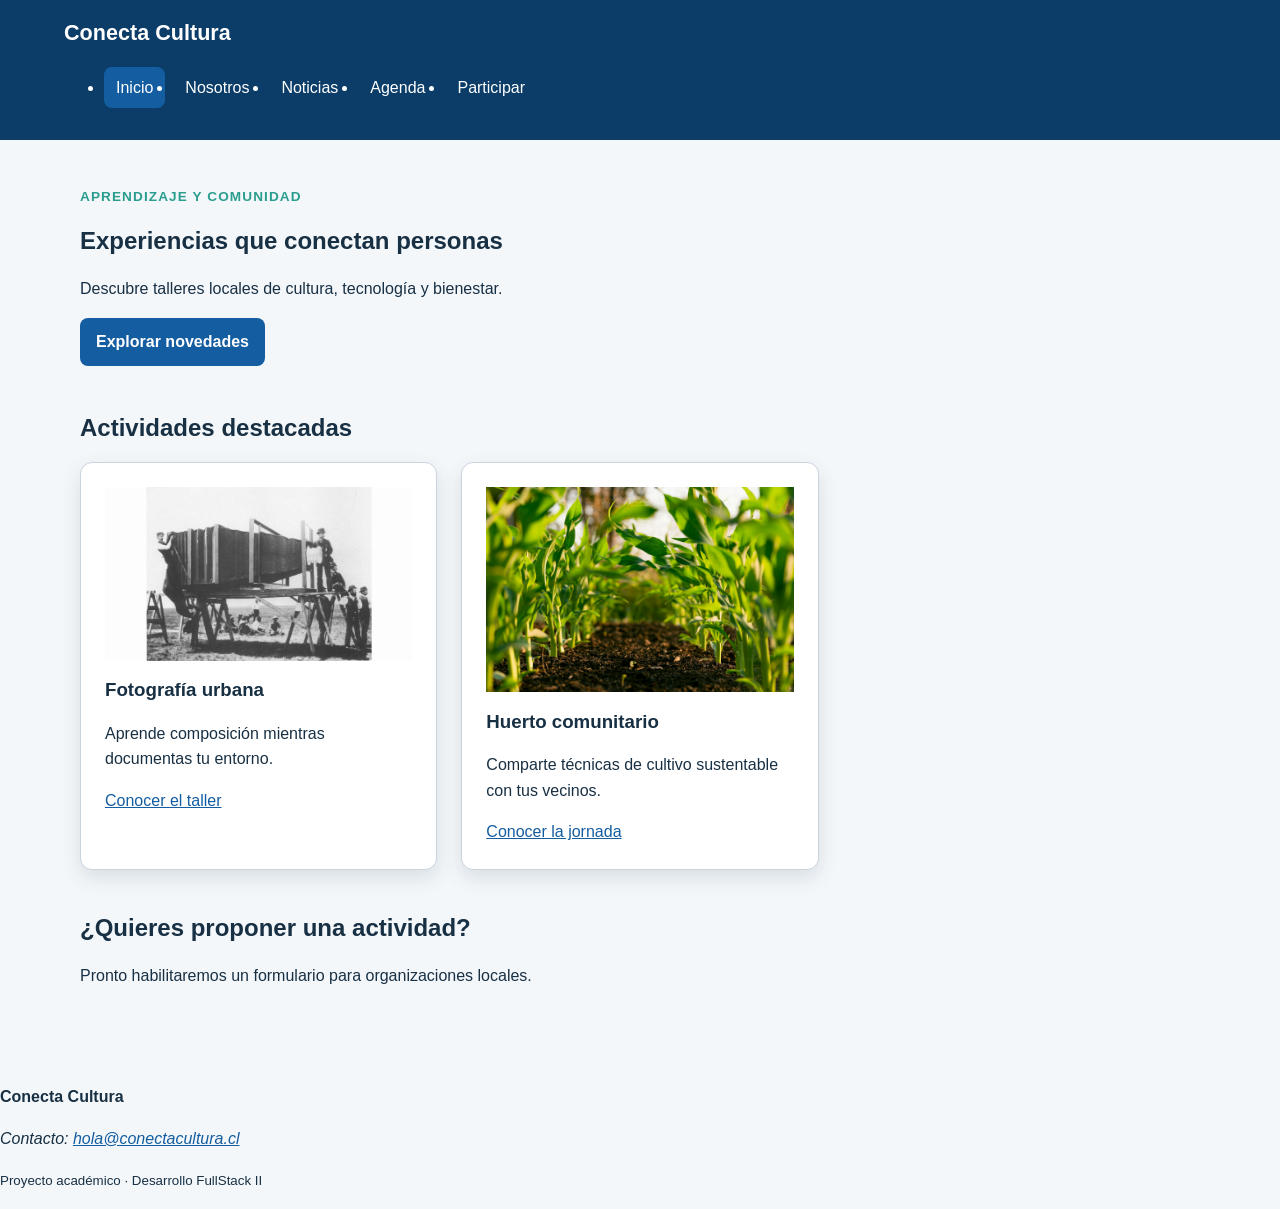
<file: index.html>
<!DOCTYPE html>
<html lang="es">

<head>
    <meta charset="UTF-8">
    <meta name="viewport" content="width=device-width, initial-scale=1.0">
    <meta name="description" content="Talleres y actividades de Conecta Cultura">
    <title>Inicio | Conecta Cultura</title>
    <link rel="stylesheet" href="assets/css/estilos.css">
</head>

<body>
    <a class="salto-contenido" href="#contenido-principal">Ir al contenido</a>
    <header class="cabecera-sitio">
        <a class="marca" href="index.html">Conecta Cultura</a>
        <nav aria-label="Navegación principal">
            <ul class="menu">
                <li><a href="index.html" aria-current="page">Inicio</a></li>
                <li><a href="nosotros.html">Nosotros</a></li>
                <li><a href="noticias.html">Noticias</a></li>
                <li><a href="agenda.html">Agenda</a></li>
                <li><a href="participar.html">Participar</a></li>
            </ul>
        </nav>
    </header>

    <main id="contenido-principal">
        <section class="presentacion">
            <p class="etiqueta">Aprendizaje y comunidad</p>
            <h1>Experiencias que conectan personas</h1>
            <p>Descubre talleres locales de cultura, tecnología y bienestar.</p>
            <a class="boton" href="noticias.html">Explorar novedades</a>
        </section>

        <section aria-labelledby="titulo-actividades">
            <h2 id="titulo-actividades">Actividades destacadas</h2>
            <div class="grilla-tarjetas">
                <article class="tarjeta">
                    <img src="assets/img/fotografia.jpg" alt="Participantes fotografiando edificios del barrio">
                    <h3>Fotografía urbana</h3>
                    <p>Aprende composición mientras documentas tu entorno.</p>
                    <a href="noticia-detalle-1.html">Conocer el taller</a>
                </article>
                <article class="tarjeta">
                    <img src="assets/img/huerto.jpg" alt="Manos plantando una hierba en un huerto comunitario">
                    <h3>Huerto comunitario</h3>
                    <p>Comparte técnicas de cultivo sustentable con tus vecinos.</p>
                    <a href="noticia-detalle-2.html">Conocer la jornada</a>
                </article>
            </div>
        </section>

        <aside class="aviso" aria-labelledby="titulo-aviso">
            <h2 id="titulo-aviso">¿Quieres proponer una actividad?</h2>
            <p>Pronto habilitaremos un formulario para organizaciones locales.</p>
        </aside>
    </main>

    <footer class="pie-sitio">
        <p><strong>Conecta Cultura</strong></p>
        <address>Contacto: <a href="mailto:hola@conectacultura.cl">hola@conectacultura.cl</a></address>
        <p><small>Proyecto académico · Desarrollo FullStack II</small></p>
    </footer>
    <script src="assets/js/app.js"></script>
</body>

</html>
</file>
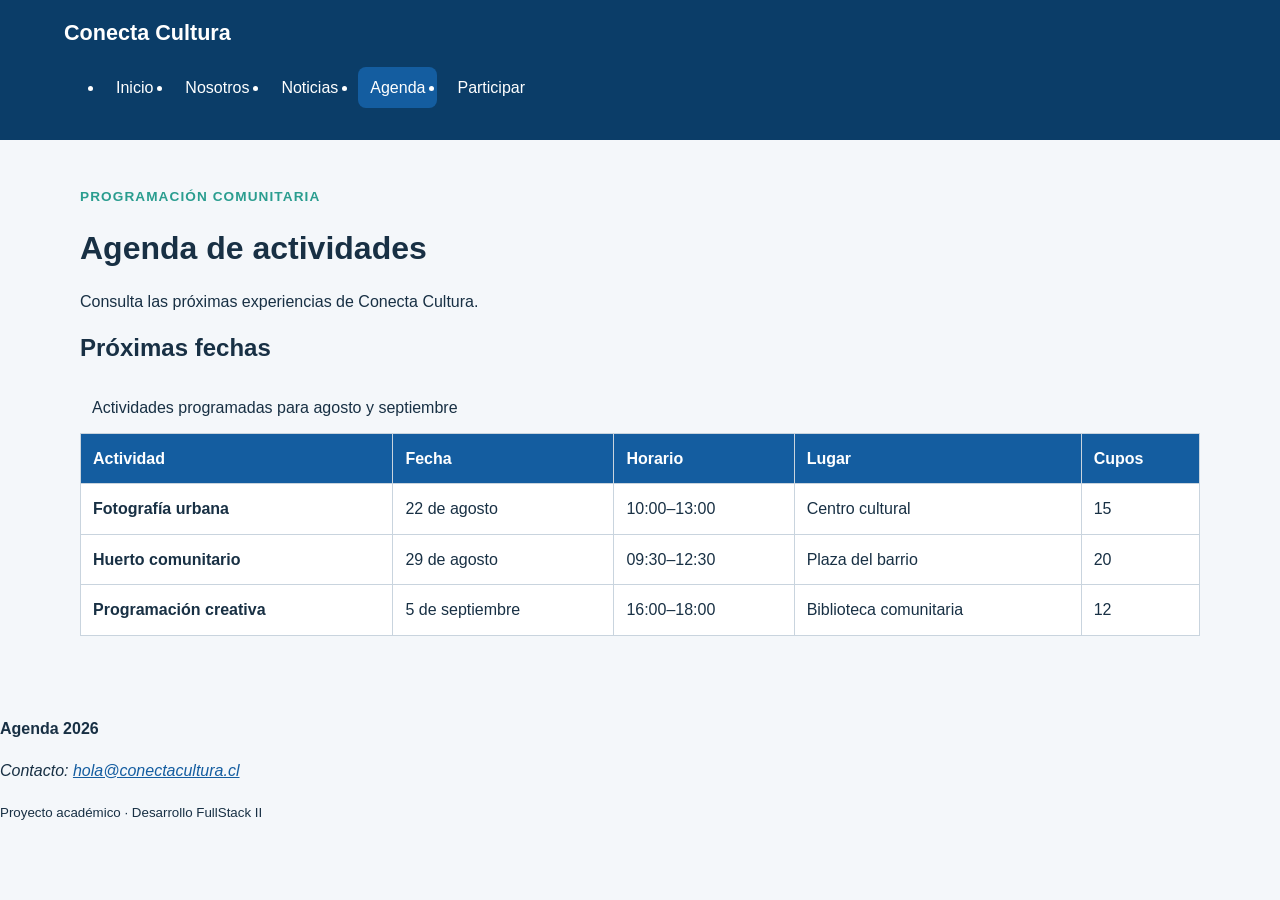
<file: agenda.html>
<!DOCTYPE html>
<html lang="es">

<head>
    <meta charset="UTF-8">
    <meta name="viewport" content="width=device-width, initial-scale=1.0">
    <meta name="description" content="Talleres y actividades de Conecta Cultura">
    <title>Agenda | Conecta Cultura</title>
    <link rel="stylesheet" href="assets/css/estilos.css">
</head>

<body>
    <a class="salto-contenido" href="#contenido-principal">Ir al contenido</a>
    <header class="cabecera-sitio">
        <a class="marca" href="index.html">Conecta Cultura</a>
        <nav aria-label="Navegación principal">
            <ul class="menu">
                <li><a href="index.html">Inicio</a></li>
                <li><a href="nosotros.html">Nosotros</a></li>
                <li><a href="noticias.html">Noticias</a></li>
                <li><a href="Agenda.html" aria-current="page">Agenda</a></li>
                <li><a href="participar.html">Participar</a></li>
            </ul>
        </nav>
    </header>

    <main id="contenido-principal">
        <header class="encabezado-pagina">
            <p class="etiqueta">Programación comunitaria</p>
            <h1>Agenda de actividades</h1>
            <p>Consulta las próximas experiencias de Conecta Cultura.</p>
        </header>
        <section aria-labelledby="titulo-agenda">
            <h2 id="titulo-agenda">Próximas fechas</h2>
            <div class="tabla-contenedor" tabindex="0" aria-label="Agenda desplazable horizontalmente">
                <table>
                    <caption>Actividades programadas para agosto y septiembre</caption>
                    <thead>
                        <tr>
                            <th scope="col">Actividad</th>
                            <th scope="col">Fecha</th>
                            <th scope="col">Horario</th>
                            <th scope="col">Lugar</th>
                            <th scope="col">Cupos</th>
                        </tr>
                    </thead>
                    <tbody>
                        <tr>
                            <th scope="row">Fotografía urbana</th>
                            <td><time datetime="2026-08-22">22 de agosto</time></td>
                            <td><time datetime="10:00">10:00</time>–13:00</td>
                            <td>Centro cultural</td>
                            <td>15</td>
                        </tr>
                        <tr>
                            <th scope="row">Huerto comunitario</th>
                            <td><time datetime="2026-08-29">29 de agosto</time></td>
                            <td><time datetime="09:30">09:30</time>–12:30</td>
                            <td>Plaza del barrio</td>
                            <td>20</td>
                        </tr>
                        <tr>
                            <th scope="row">Programación creativa</th>
                            <td><time datetime="2026-09-05">5 de septiembre</time></td>
                            <td><time datetime="16:00">16:00</time>–18:00</td>
                            <td>Biblioteca comunitaria</td>
                            <td>12</td>
                        </tr>
                    </tbody>
                </table>
            </div>
        </section>
    </main>

    <footer class="pie-sitio">
        <p><strong>Agenda 2026</strong></p>
        <address>Contacto: <a href="mailto:hola@conectacultura.cl">hola@conectacultura.cl</a></address>
        <p><small>Proyecto académico · Desarrollo FullStack II</small></p>
    </footer>
    <script src="assets/js/app.js"></script>
</body>

</html>
</file>
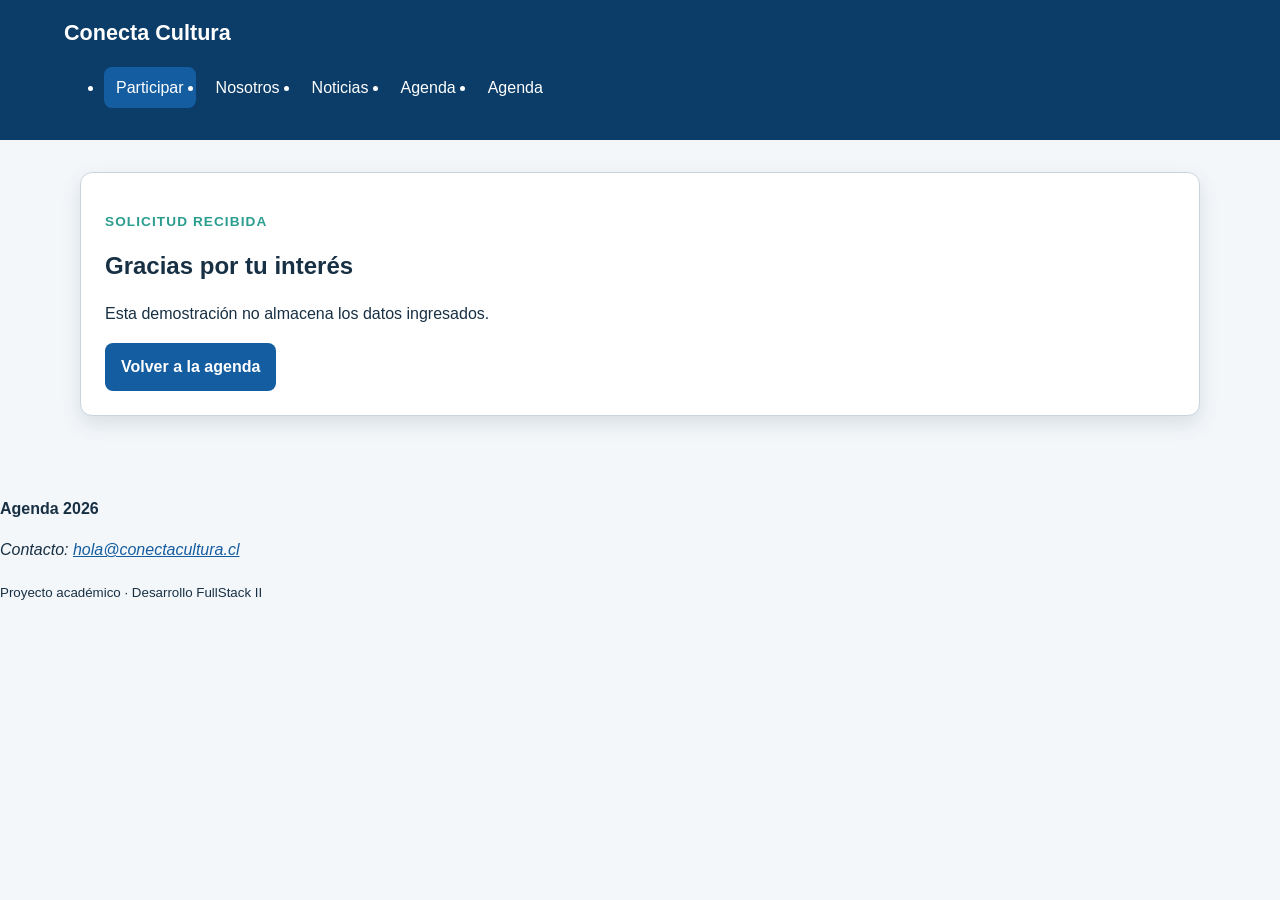
<file: confirmacion.html>
<!DOCTYPE html>
<html lang="es">

<head>
    <meta charset="UTF-8">
    <meta name="viewport" content="width=device-width, initial-scale=1.0">
    <meta name="description" content="Talleres y actividades de Conecta Cultura">
    <title>Inicio | Agenda 2026</title>
    <link rel="stylesheet" href="assets/css/estilos.css">
</head>

<body>
    <a class="salto-contenido" href="#contenido-principal">Ir al contenido</a>
    <header class="cabecera-sitio">
        <a class="marca" href="index.html">Conecta Cultura</a>
        <nav aria-label="Navegación principal">
            <ul class="menu">
                <li><a href="index.html" aria-current="page">Participar</a></li>
                <li><a href="nosotros.html">Nosotros</a></li>
                <li><a href="noticias.html">Noticias</a></li>
                <li><a href="agenda.html">Agenda</a></li>
                <li><a href="participar.html">Agenda</a></li>
            </ul>
        </nav>
    </header>

    <main id="contenido-principal">
        <section class="mensaje-confirmacion">
            <p class="etiqueta">Solicitud recibida</p>
            <h1>Gracias por tu interés</h1>
            <p>Esta demostración no almacena los datos ingresados.</p>
            <a class="boton" href="agenda.html">Volver a la agenda</a>
        </section>
    </main>

    <footer class="pie-sitio">
        <p><strong>Agenda 2026</strong></p>
        <address>Contacto: <a href="mailto:hola@conectacultura.cl">hola@conectacultura.cl</a></address>
        <p><small>Proyecto académico · Desarrollo FullStack II</small></p>
    </footer>
    <script src="assets/js/app.js"></script>
</body>

</html>
</file>
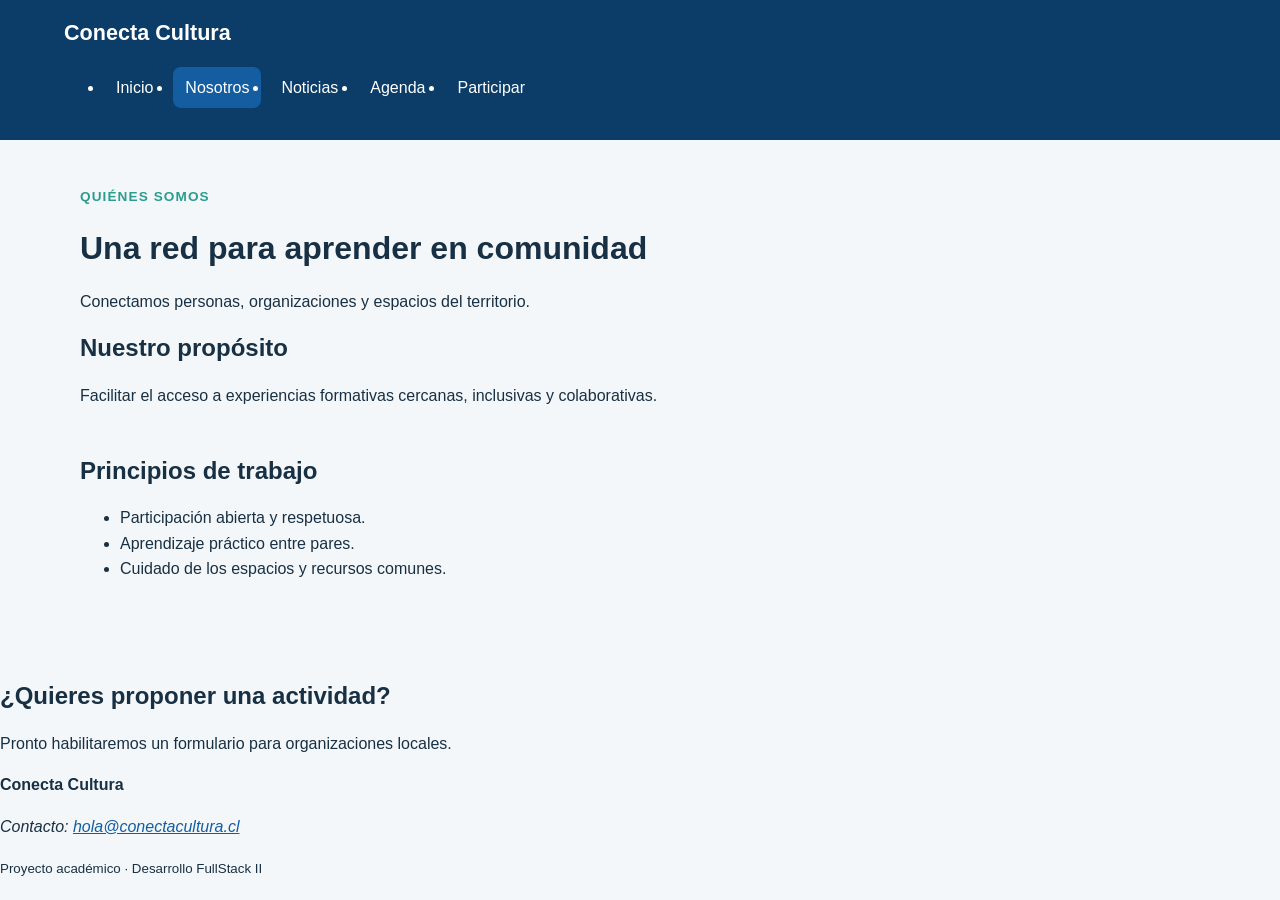
<file: nosotros.html>
<!DOCTYPE html>
<html lang="es">

<head>
    <meta charset="UTF-8">
    <meta name="viewport" content="width=device-width, initial-scale=1.0">
    <meta name="description" content="Talleres y actividades de Conecta Cultura">
    <title>Inicio | Conecta Cultura</title>
    <link rel="stylesheet" href="assets/css/estilos.css">
</head>

<body>
    <a class="salto-contenido" href="#contenido-principal">Ir al contenido</a>
    <header class="cabecera-sitio">
        <a class="marca" href="index.html">Conecta Cultura</a>
        <nav aria-label="Navegación principal">
            <ul class="menu">
                <li><a href="index.html">Inicio</a></li>
                <li><a href="nosotros.html" aria-current="page">Nosotros</a></li>
                <li><a href="noticias.html">Noticias</a></li>
                <li><a href="agenda.html">Agenda</a></li>
                <li><a href="participar.html">Participar</a></li>

            </ul>
        </nav>
    </header>

    <main id="contenido-principal">
        <header class="encabezado-pagina">
            <p class="etiqueta">Quiénes somos</p>
            <h1>Una red para aprender en comunidad</h1>
            <p>Conectamos personas, organizaciones y espacios del territorio.</p>
        </header>

        <section aria-labelledby="titulo-proposito">
            <h2 id="titulo-proposito">Nuestro propósito</h2>
            <p>Facilitar el acceso a experiencias formativas cercanas,
                inclusivas y colaborativas.</p>
        </section>

        <section aria-labelledby="titulo-principios">
            <h2 id="titulo-principios">Principios de trabajo</h2>
            <ul>
                <li>Participación abierta y respetuosa.</li>
                <li>Aprendizaje práctico entre pares.</li>
                <li>Cuidado de los espacios y recursos comunes.</li>
            </ul>
        </section>
    </main>


    <aside class="aviso" aria-labelledby="titulo-aviso">
        <h2 id="titulo-aviso">¿Quieres proponer una actividad?</h2>
        <p>Pronto habilitaremos un formulario para organizaciones locales.</p>
    </aside>
    </main>

    <footer class="pie-sitio">
        <p><strong>Conecta Cultura</strong></p>
        <address>Contacto: <a href="mailto:hola@conectacultura.cl">hola@conectacultura.cl</a></address>
        <p><small>Proyecto académico · Desarrollo FullStack II</small></p>
    </footer>
    <script src="assets/js/app.js"></script>
</body>

</html>
</file>
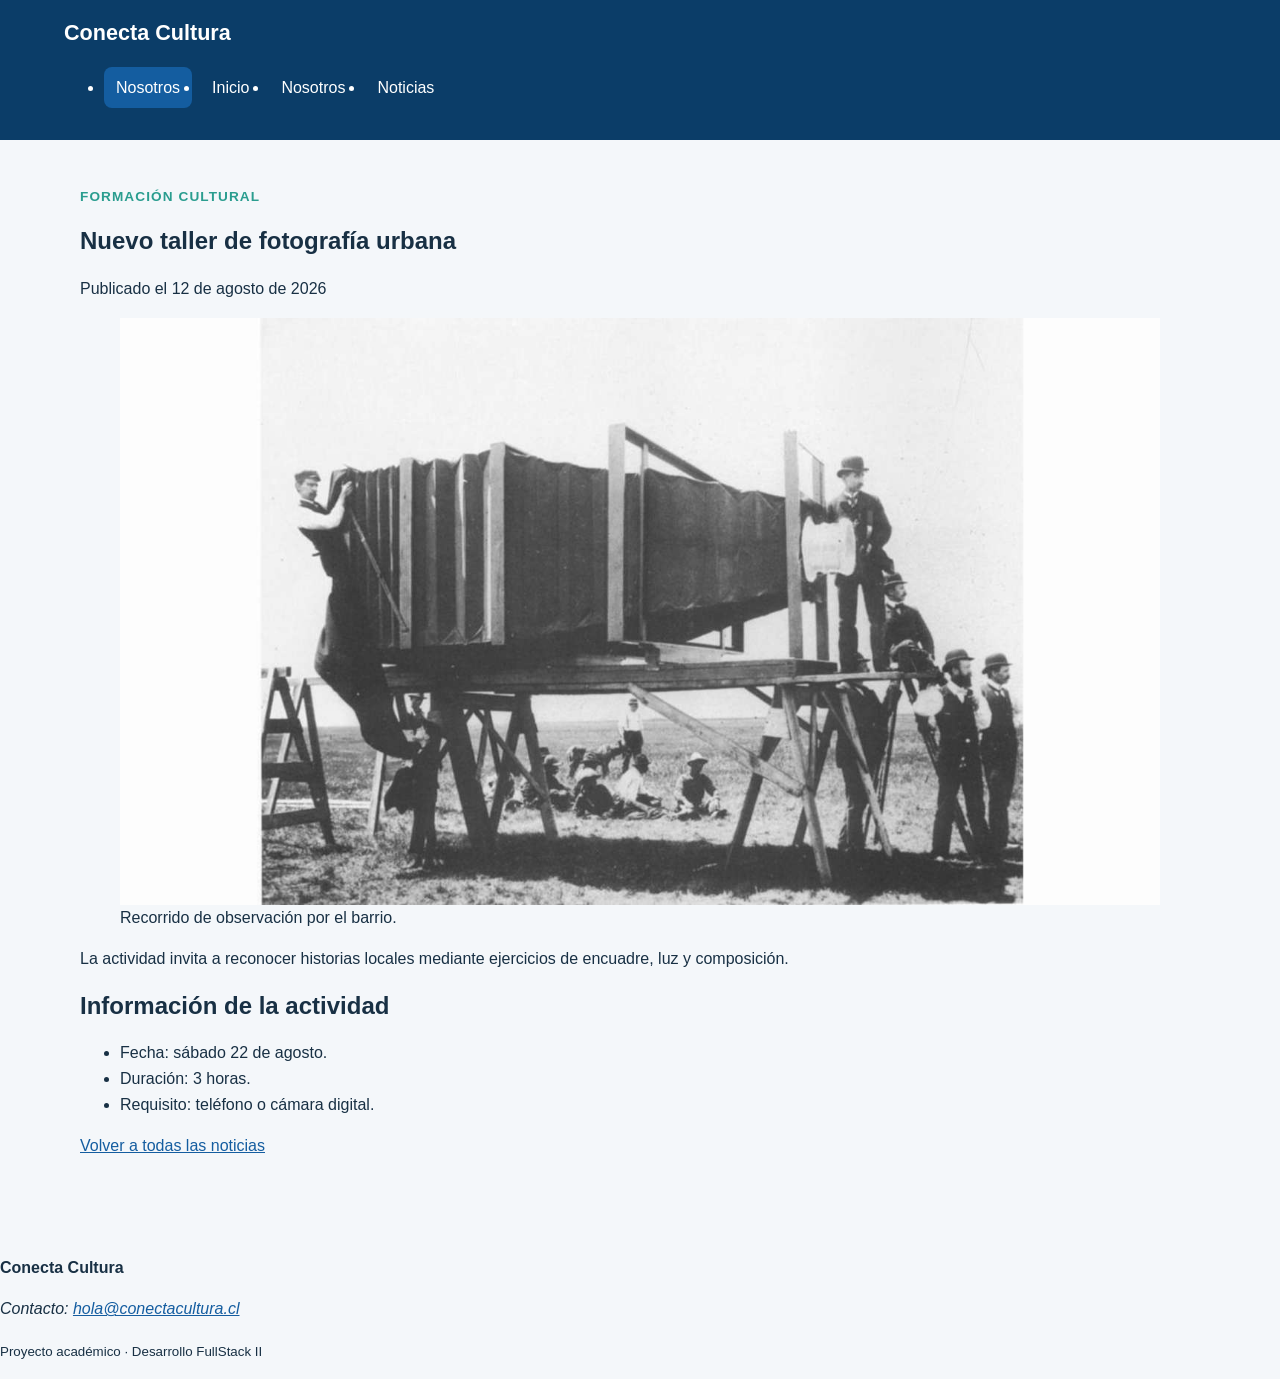
<file: noticia-detalle-1.html>
<!DOCTYPE html>
<html lang="es">

<head>
  <meta charset="UTF-8">
  <meta name="viewport" content="width=device-width, initial-scale=1.0">
  <meta name="description" content="Talleres y actividades de Conecta Cultura">
  <title>Inicio | Conecta Cultura</title>
  <link rel="stylesheet" href="assets/css/estilos.css">
</head>

<body>
  <a class="salto-contenido" href="#contenido-principal">Ir al contenido</a>
  <header class="cabecera-sitio">
    <a class="marca" href="index.html">Conecta Cultura</a>
    <nav aria-label="Navegación principal">
      <ul class="menu">
        <li><a href="index.html" aria-current="page">Nosotros</a></li>
        <li><a href="index.html">Inicio</a></li>
        <li><a href="nosotros.html">Nosotros</a></li>
        <li><a href="noticias.html">Noticias</a></li>
      </ul>
    </nav>
  </header>

  <main id="contenido-principal">
    <article class="noticia-completa">
      <header>
        <p class="etiqueta">Formación cultural</p>
        <h1>Nuevo taller de fotografía urbana</h1>
        <p>Publicado el <time datetime="2026-08-12">12 de agosto de 2026</time></p>
      </header>

      <figure>
        <img src="assets/img/fotografia.jpg" alt="Grupo observando edificios durante una salida fotográfica">
        <figcaption>Recorrido de observación por el barrio.</figcaption>
      </figure>

      <p>La actividad invita a reconocer historias locales mediante
        ejercicios de encuadre, luz y composición.</p>
      <h2>Información de la actividad</h2>
      <ul>
        <li>Fecha: sábado 22 de agosto.</li>
        <li>Duración: 3 horas.</li>
        <li>Requisito: teléfono o cámara digital.</li>
      </ul>
      <p><a href="noticias.html">Volver a todas las noticias</a></p>
    </article>
  </main>


  <footer class="pie-sitio">
    <p><strong>Conecta Cultura</strong></p>
    <address>Contacto: <a href="mailto:hola@conectacultura.cl">hola@conectacultura.cl</a></address>
    <p><small>Proyecto académico · Desarrollo FullStack II</small></p>
  </footer>
  <script src="assets/js/app.js"></script>
</body>

</html>
</file>
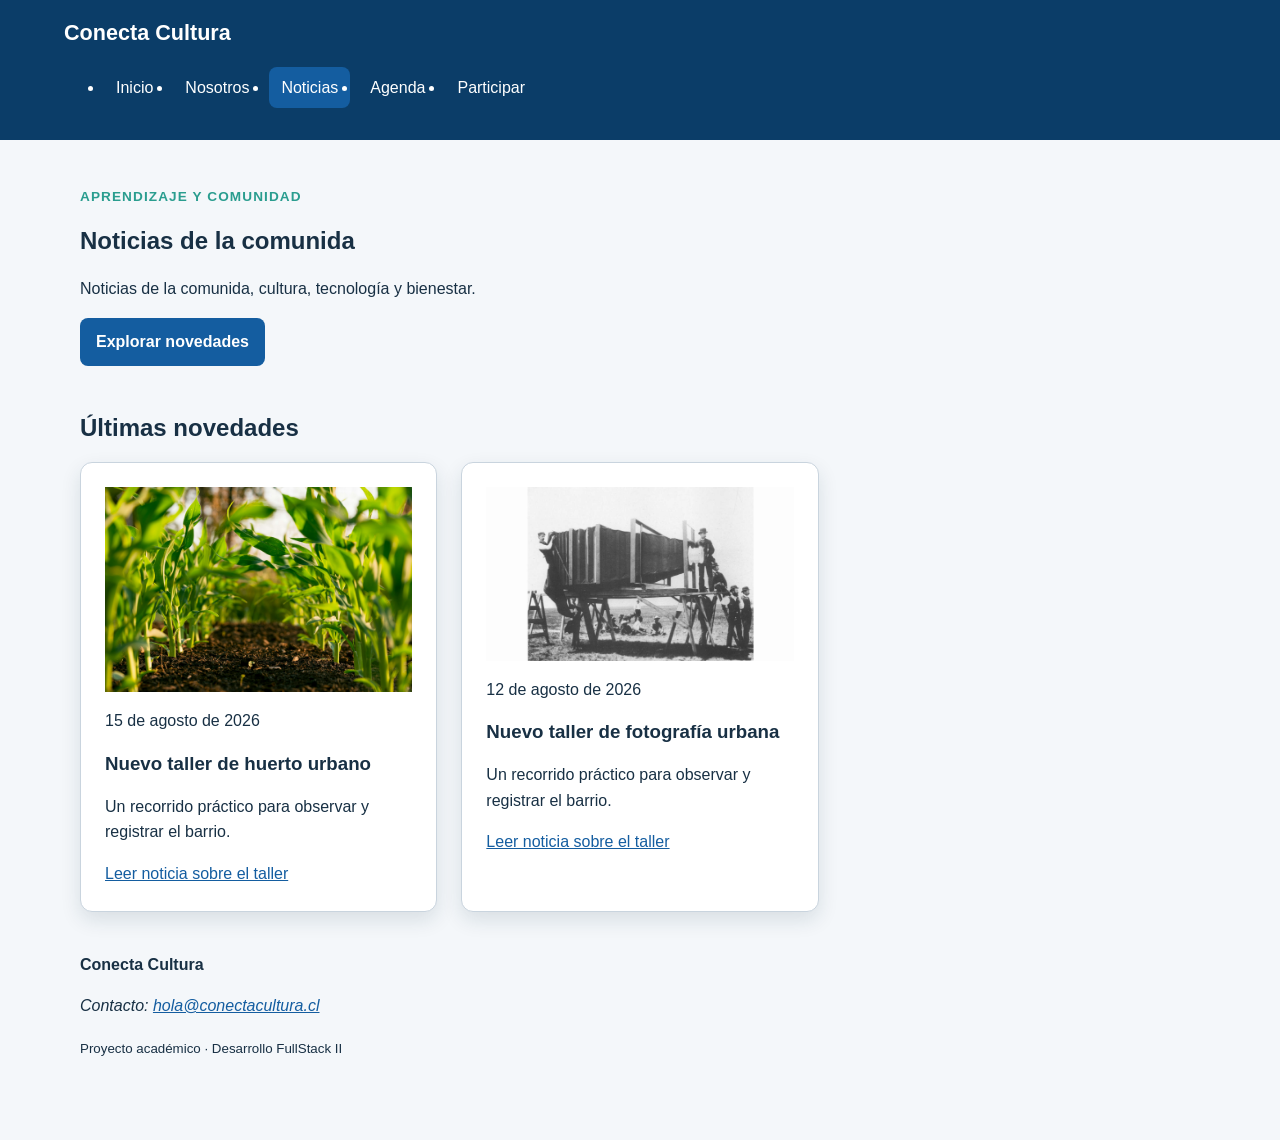
<file: noticias.html>
<!DOCTYPE html>
<html lang="es">

<head>
    <meta charset="UTF-8">
    <meta name="viewport" content="width=device-width, initial-scale=1.0">
    <meta name="description" content="Talleres y actividades de Conecta Cultura">
    <title>Inicio | Conecta Cultura</title>
    <link rel="stylesheet" href="assets/css/estilos.css">
</head>

<body>
    <a class="salto-contenido" href="#contenido-principal">Ir al contenido</a>
    <header class="cabecera-sitio">
        <a class="marca" href="index.html">Conecta Cultura</a>
        <nav aria-label="Navegación principal">
            <ul class="menu">

                <li><a href="index.html">Inicio</a></li>
                <li><a href="nosotros.html">Nosotros</a></li>
                <li><a href="noticias.html" aria-current="page">Noticias</a></li>
                <li><a href="agenda.html">Agenda</a></li>
                <li><a href="participar.html">Participar</a></li>

            </ul>
        </nav>
    </header>

    <main id="contenido-principal">
        <section class="presentacion">
            <p class="etiqueta">Aprendizaje y comunidad</p>
            <h1>Noticias de la comunida</h1>
            <p>Noticias de la comunida, cultura, tecnología y bienestar.</p>
            <a class="boton" href="noticias.html">Explorar novedades</a>
        </section>

        <section aria-labelledby="titulo-actividades">
            <h2 id="titulo-actividades">Últimas novedades</h2>
            <div class="grilla-tarjetas">


                <article class="tarjeta">
                    <img src="assets/img/huerto.jpg" alt="Participantes de un taller de huerto">
                    <p><time datetime="2026-08-12">15 de agosto de 2026</time></p>
                    <h3>Nuevo taller de huerto urbano</h3>
                    <p>Un recorrido práctico para observar y registrar el barrio.</p>
                    <a href="noticia-detalle-1.html">Leer noticia sobre el taller</a>
                </article>

                <article class="tarjeta">
                    <img src="assets/img/fotografia.jpg" alt="Participantes de un taller de fotografía urbana">
                    <p><time datetime="2026-08-12">12 de agosto de 2026</time></p>
                    <h3>Nuevo taller de fotografía urbana</h3>
                    <p>Un recorrido práctico para observar y registrar el barrio.</p>
                    <a href="noticia-detalle-2.html">Leer noticia sobre el taller</a>
                </article>

            </div>
        </section>


        <footer class="pie-sitio">
            <p><strong>Conecta Cultura</strong></p>
            <address>Contacto: <a href="mailto:hola@conectacultura.cl">hola@conectacultura.cl</a></address>
            <p><small>Proyecto académico · Desarrollo FullStack II</small></p>
        </footer>
        <script src="assets/js/app.js"></script>
</body>

</html>
</file>
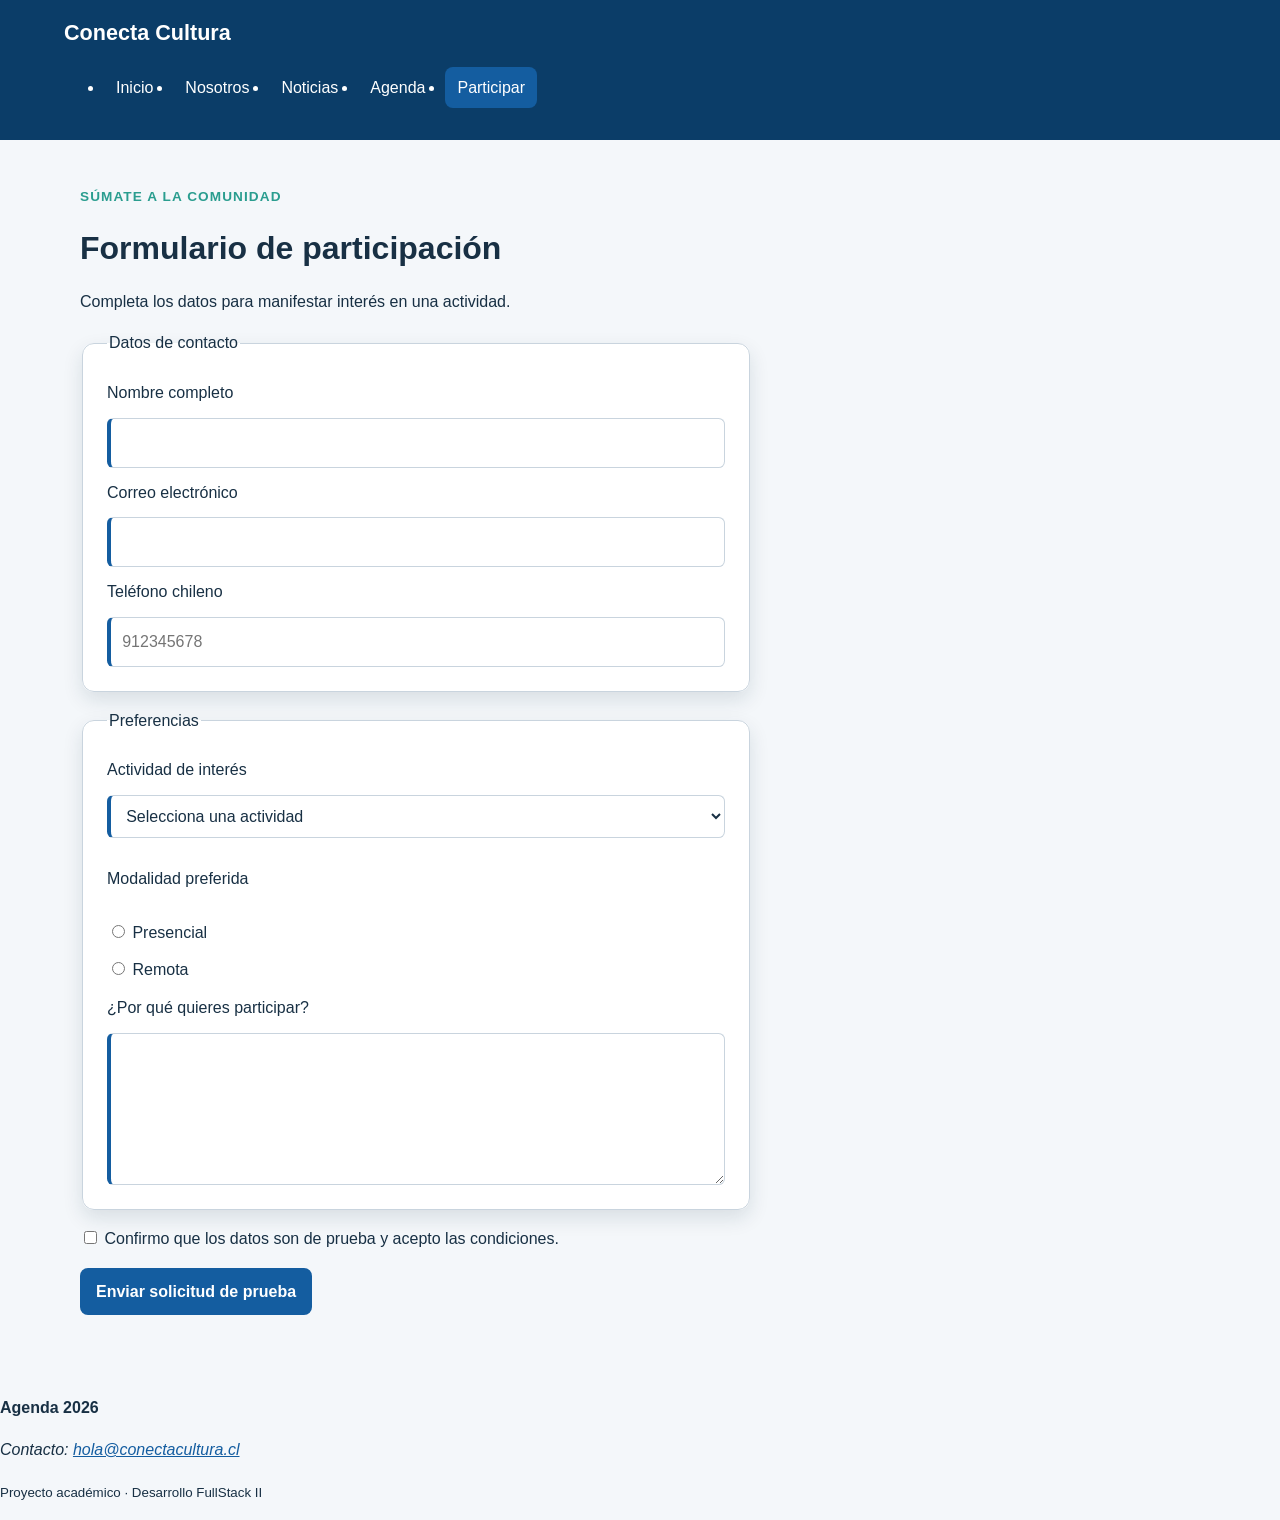
<file: participar.html>
<!DOCTYPE html>
<html lang="es">

<head>
    <meta charset="UTF-8">
    <meta name="viewport" content="width=device-width, initial-scale=1.0">
    <meta name="description" content="Talleres y actividades de Conecta Cultura">
    <title>Inicio | Agenda 2026</title>
    <link rel="stylesheet" href="assets/css/estilos.css">
</head>

<body>
    <a class="salto-contenido" href="#contenido-principal">Ir al contenido</a>
    <header class="cabecera-sitio">
        <a class="marca" href="index.html">Conecta Cultura</a>
        <nav aria-label="Navegación principal">
            <ul class="menu">
                <li><a href="index.html">Inicio</a></li>
                <li><a href="nosotros.html">Nosotros</a></li>
                <li><a href="noticias.html">Noticias</a></li>
                <li><a href="agenda.html">Agenda</a></li>
                <li><a href="participar.html" aria-current="page">Participar</a></li>
            </ul>
        </nav>
    </header>

    <main id="contenido-principal">
        <header class="encabezado-pagina">
            <p class="etiqueta">Súmate a la comunidad</p>
            <h1>Formulario de participación</h1>
            <p>Completa los datos para manifestar interés en una actividad.</p>

        </header>
        <form class="formulario" action="confirmacion.html" method="get">
            <fieldset>
                <legend>Datos de contacto</legend>
                <label for="nombre">Nombre completo</label>
                <input id="nombre" name="nombre" type="text" autocomplete="name" minlength="3" maxlength="80" required>
                <label for="correo">Correo electrónico</label>
                <input id="correo" name="correo" type="email" autocomplete="email" required>
                <label for="telefono">Teléfono chileno</label>
                <input id="telefono" name="telefono" type="tel" autocomplete="tel" placeholder="912345678"
                    pattern="[0-9]{9}" title="Ingresa 9 dígitos" required>
            </fieldset>
            <fieldset>
                <legend>Preferencias</legend>
                <label for="actividad">Actividad de interés</label>
                <select id="actividad" name="actividad" required>
                    <option value="">Selecciona una actividad</option>
                    <option value="fotografia">Fotografía urbana</option>
                    <option value="huerto">Huerto comunitario</option>
                    <option value="programacion">Programación creativa</option>
                </select>
                <p>Modalidad preferida</p>
                <label><input type="radio" name="modalidad" value="presencial" required> Presencial</label>
                <label><input type="radio" name="modalidad" value="remota"> Remota</label>
                <label for="motivacion">¿Por qué quieres participar?</label>
                <textarea id="motivacion" name="motivacion" rows="5" minlength="20" maxlength="500" required></textarea>
            </fieldset>
            <label>
                <input type="checkbox" name="acepta_condiciones" required>
                Confirmo que los datos son de prueba y acepto las condiciones.
            </label>
            <button type="submit">Enviar solicitud de prueba</button>
        </form>
    </main>

    <footer class="pie-sitio">
        <p><strong>Agenda 2026</strong></p>
        <address>Contacto: <a href="mailto:hola@conectacultura.cl">hola@conectacultura.cl</a></address>
        <p><small>Proyecto académico · Desarrollo FullStack II</small></p>
    </footer>
    <script src="assets/js/app.js"></script>
</body>

</html>
</file>
<file: assets/css/estilos.css>
/* 1. Variables */

:root {
    --color-primario: #145da0;
    --color-primario-oscuro: #0b3d68;
    --color-secundario: #2a9d8f;
    --color-acento: #f4a261;
    --color-texto: #183044;
    --color-texto-suave: #526575;
    --color-fondo: #f4f7fa;
    --color-superficie: #ffffff;
    --color-borde: #c9d4de;
    --fuente-base: Arial, Helvetica, sans-serif;
    --radio: 0.75rem;
    --sombra: 0 0.5rem 1.25rem rgb(20 48 68 / 12%);
    --ancho-contenido: 72rem;
}

*,
*::before,
*::after {
    box-sizing: border-box;
}

/* 2. Base y tipografía */

html {
    scroll-behavior: smooth;
}

body {
    margin: 0;
    color: var(--color-texto);
    background: var(--color-fondo);
    font-family: var(--fuente-base);
    font-size: 1rem;
    line-height: 1.6;

}

img,
video {
    display: block;
    max-width: 100%;
    height: auto;
}

a {
    color: var(--color-primario);
}

h1,
h2,
h3 {
    line-height: 1.2;
    text-wrap: balance;
}

main {
    width: 90%;
    max-width: 70rem;
    margin-inline: auto;
}

main {
    padding-block: 2rem 4rem;
}

section+section {
    margin-top: 3rem;
}

/* 3. Estructura */
/* 4. Navegación */


.cabecera-sitio {
    /*padding: 1rem max(1rem, calc((100% - var(--ancho-contenido)) / 2));
*/
    padding: 1rem 5%;
    color: #ffffff;
    background: var(--color-primario-oscuro);
}




.marca {
    color: #ffffff;
    font-size: 1.35rem;
    font-weight: 700;
    text-decoration: none;
}

/*.menu {
display: flex;
flex-wrap: wrap;
gap: 0.5rem;
margin: 1rem 0 0;
padding: 0;
list-style: none;
}*/

/*.menu {
display: flex;
flex-direction: column;
gap: 0.5rem;
}*/

.menu {
    display: flex;
    flex-direction: row;
    flex-wrap: wrap;
    gap: 0.5rem;
}


.menu a {
    display: inline-block;
    padding: 0.5rem 0.75rem;
    color: #ffffff;
    border-radius: 0.5rem;
    text-decoration: none;
}

.menu a:hover,
.menu a[aria-current="page"] {
    background: var(--color-primario);
}

@media (min-width: 48rem) {

    .cabecera-sitio {
        flex-direction: row;
        justify-content: space-between;
        align-items: center;
    }

    .menu {
        flex-direction: row;
        flex-wrap: wrap;
    }
}




/* 5. Componentes */

.etiqueta {
    margin-bottom: 0.25rem;
    color: var(--color-secundario);
    font-size: 0.85rem;
    font-weight: 700;
    letter-spacing: 0.08em;
    text-transform: uppercase;
}

.tarjeta,
.mensaje-confirmacion,
.formulario fieldset {
    padding: 1.5rem;
    background: var(--color-superficie);
    border: 1px solid var(--color-borde);
    border-radius: var(--radio);
    box-shadow: var(--sombra);
}

.grilla-tarjetas {
display: grid;
grid-template-columns: 1fr;
gap: 1.5rem;
}

@media (min-width: 64rem) {
.grilla-tarjetas {
grid-template-columns: repeat(3, 1fr);
}
}


.tarjeta {
    margin-bottom: 1.5rem;
}


.boton,
button {
    display: inline-block;
    width: fit-content;
    padding: 0.7rem 1rem;
    color: #ffffff;
    background: var(--color-primario);
    border: 0;
    border-radius: 0.5rem;
    font: inherit;
    font-weight: 700;
    text-decoration: none;
    cursor: pointer;
}

.boton:hover,
button:hover {
    background: var(--color-primario-oscuro);
}

/* 6. Tablas y formularios */

.tabla-contenedor {
    max-width: 100%;
    overflow-x: auto;
}

table {
    width: 100%;
    border-collapse: collapse;
    background: var(--color-superficie);
}

caption,
th,
td {
    padding: 0.75rem;
    text-align: left;
}

th,
td {
    border: 1px solid var(--color-borde);
}

thead {
    color: #ffffff;
    background: var(--color-primario);
}

.formulario {
    display: grid;
    gap: 1rem;
    max-width: 42rem;
}

.formulario fieldset {
    display: grid;
    gap: 0.75rem;
}

.formulario input,
.formulario select,
.formulario textarea {
    width: 100%;
    padding: 0.7rem;
    color: inherit;
    background: #ffffff;
    border: 1px solid var(--color-borde);
    border-radius: 0.4rem;
    font: inherit;
}

.formulario input[type="radio"],
.formulario input[type="checkbox"] {
    width: auto;
}

/* 7. Multimedia y utilidades */

:focus-visible {
    outline: 3px solid var(--color-acento);
    outline-offset: 3px;
}

input:required,
select:required,
textarea:required {
    border-left: 0.3rem solid var(--color-primario);
}

input:focus,
select:focus,
textarea:focus {
    border-color: var(--color-primario);
}

.salto-contenido {
    position: absolute;
    padding: 0.6rem 1rem;
    color: #ffffff;
    background: var(--color-primario-oscuro);
    transform: translateY(-150%);
}

.salto-contenido:focus {
    transform: translateY(0);
}
</file>
